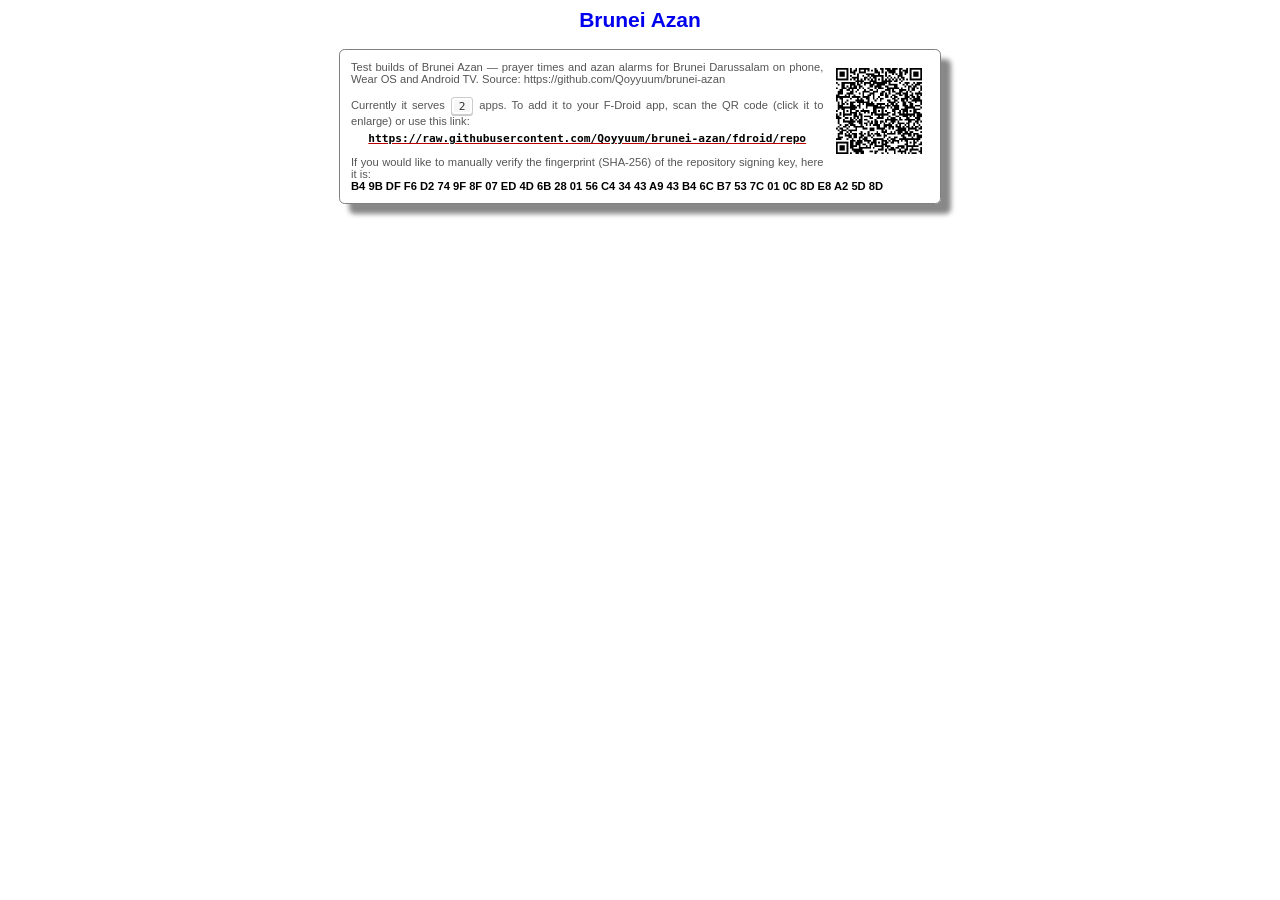
<file: repo/index.html>
<!-- auto-generated - fdroid index updates will overwrite this file -->
<!DOCTYPE html PUBLIC "-//W3C//DTD HTML 4.01 Transitional//EN">
<html>
  <head>
    <meta content="text/html; charset=utf-8" http-equiv="Content-Type">
    <meta content="width=device-width; initial-scale=1.0; minimum-scale=0.5; maximum-scale=2.0; user-scalable=1;" name="viewport">
    <title>
   Brunei Azan
    </title>
    <base href="index.html">
    <link href="index.css" rel="stylesheet" type="text/css">
    <link href="icons/brunei-azan.png" rel="icon" type="image/png">
    <link href="icons/brunei-azan.png" rel="shortcut icon" type="image/png">
    <meta content="Brunei Azan" property="og:site_name">
    <meta content="Brunei Azan" property="og:title">
    <meta content property="og:determiner">
    <meta content="Test builds of Brunei Azan — prayer times and azan alarms for Brunei Darussalam on phone, Wear OS and Android TV. Source: https://github.com/Qoyyuum/brunei-azan" property="og:description">
    <meta content="index,nofollow" name="robots">
  </head>
  <body>
    <h2>
      Brunei Azan
    </h2>
    <div id="intro">
      <p style="margin-bottom:.2em;">
        <span style="float:right;width:100px;margin-left:.5em;">
          <a href="index.png" title="QR: test">
            <img alt="QR: test" src="index.png" width="100">
          </a>
        </span>
        Test builds of Brunei Azan — prayer times and azan alarms for Brunei Darussalam on phone, Wear OS and Android TV. Source: https://github.com/Qoyyuum/brunei-azan
        <br>
        <br>
        Currently it serves
        <kbd>
          2
        </kbd>
        apps. To add it to your F-Droid app, scan the QR code (click it to enlarge) or use this link:
      </p>
      <p class="center" style="margin-top:.5em">
        <a href="https://fdroid.link/#https://raw.githubusercontent.com/Qoyyuum/brunei-azan/fdroid/repo?fingerprint=B49BDFF6D2749F8F07ED4D6B280156C43443A943B46CB7537C010C8DE8A25D8D">
          <code style="color:#000000;font-weight:bold;">
            https://raw.githubusercontent.com/Qoyyuum/brunei-azan/fdroid/repo
          </code>
        </a>
      </p>
      <p>
        If you would like to manually verify the fingerprint (SHA-256) of the repository signing key, here it is:
        <br>
        <blockcode style="color:#000000;font-weight:bold;">
          B4 9B DF F6 D2 74 9F 8F 07 ED 4D 6B 28 01 56 C4 34 43 A9 43 B4 6C B7 53 7C 01 0C 8D E8 A2 5D 8D
        </blockcode>
      </p>
    </div>
  </body>
</html>
</file>
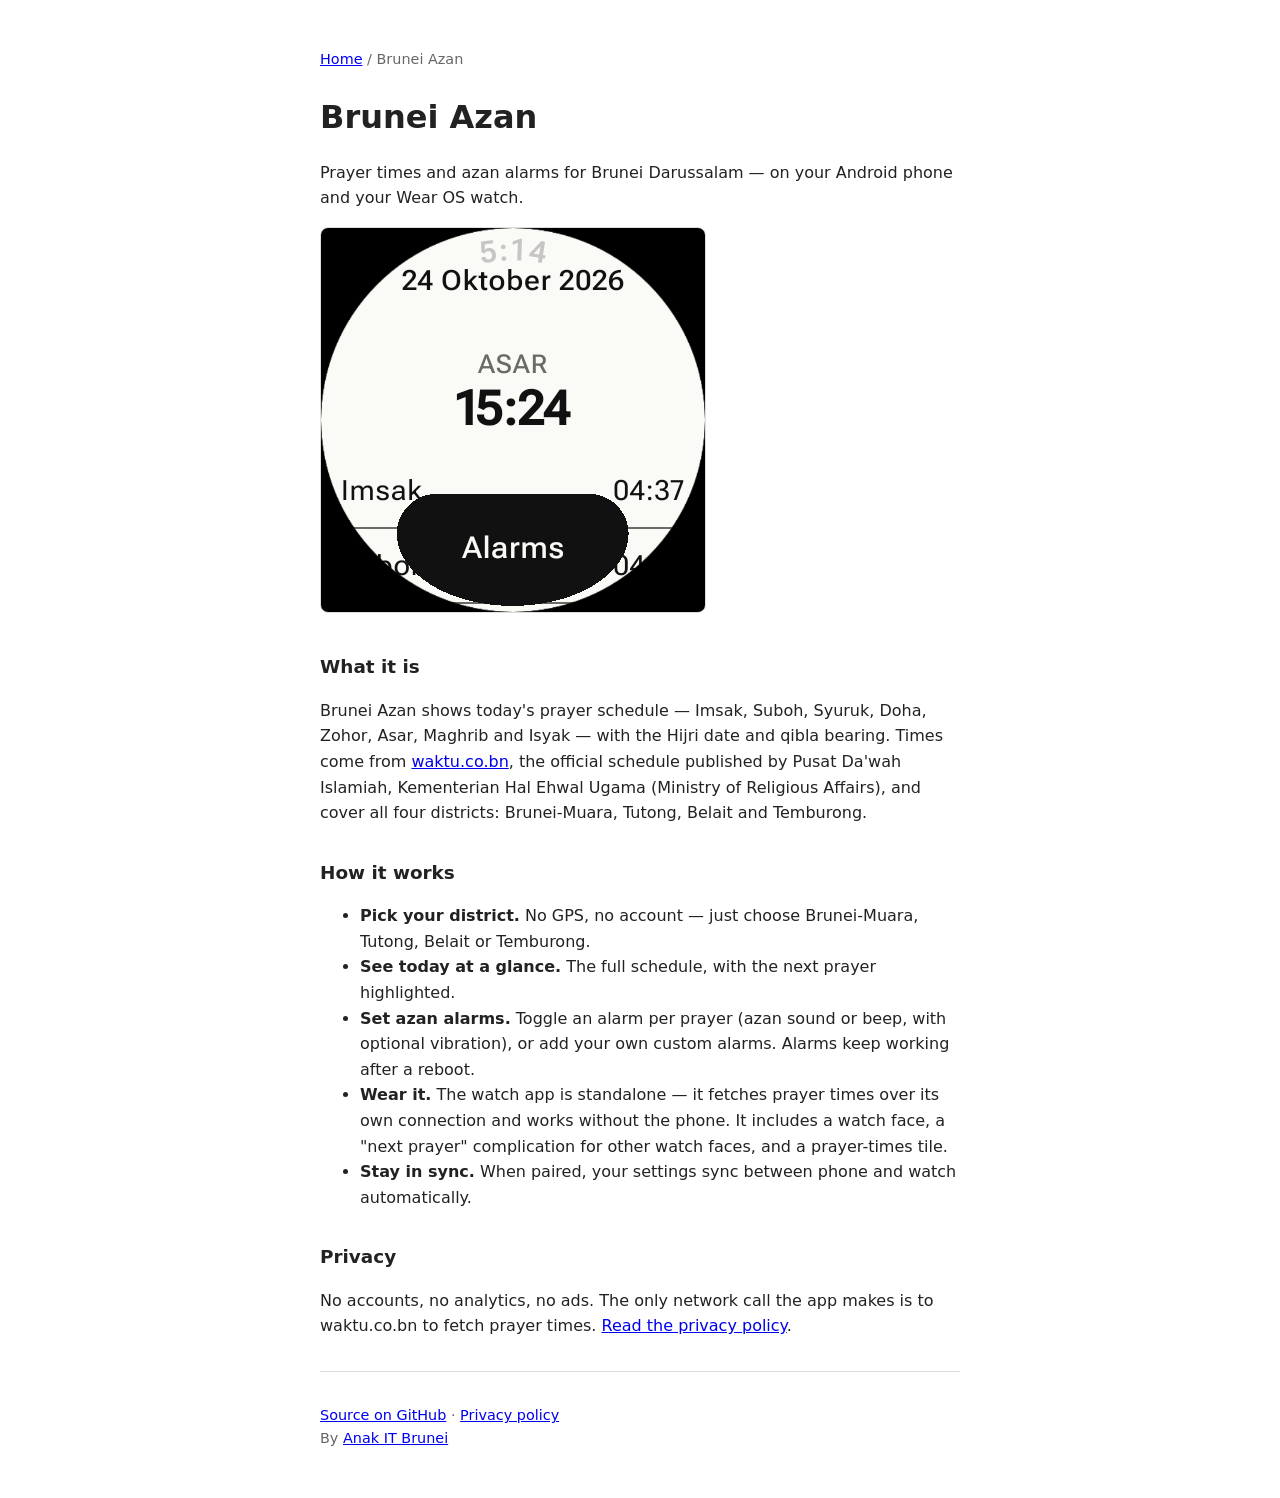
<file: site/bruneiazan/index.html>
<!doctype html>
<html lang="en">
<head>
  <meta charset="utf-8">
  <meta name="viewport" content="width=device-width, initial-scale=1">
  <title>Brunei Azan — Prayer times for Brunei Darussalam</title>
  <meta name="description" content="Brunei prayer times and azan alarms on your Android phone and Wear OS watch, using the official waktu.co.bn schedule.">
  <link rel="stylesheet" href="style.css">
</head>
<body>
  <nav><a href="/">Home</a> / Brunei Azan</nav>

  <h1>Brunei Azan</h1>
  <p>Prayer times and azan alarms for Brunei Darussalam — on your Android
  phone and your Wear OS watch.</p>

  <img src="wear-times.png" alt="Brunei Azan showing prayer times on a Wear OS watch">

  <h2>What it is</h2>
  <p>Brunei Azan shows today's prayer schedule — Imsak, Suboh, Syuruk, Doha,
  Zohor, Asar, Maghrib and Isyak — with the Hijri date and qibla bearing.
  Times come from <a href="https://waktu.co.bn">waktu.co.bn</a>, the official
  schedule published by Pusat Da'wah Islamiah, Kementerian Hal Ehwal Ugama
  (Ministry of Religious Affairs), and cover all four districts:
  Brunei-Muara, Tutong, Belait and Temburong.</p>

  <h2>How it works</h2>
  <ul>
    <li><strong>Pick your district.</strong> No GPS, no account — just choose
      Brunei-Muara, Tutong, Belait or Temburong.</li>
    <li><strong>See today at a glance.</strong> The full schedule, with the
      next prayer highlighted.</li>
    <li><strong>Set azan alarms.</strong> Toggle an alarm per prayer (azan
      sound or beep, with optional vibration), or add your own custom alarms.
      Alarms keep working after a reboot.</li>
    <li><strong>Wear it.</strong> The watch app is standalone — it fetches
      prayer times over its own connection and works without the phone. It
      includes a watch face, a "next prayer" complication for other watch
      faces, and a prayer-times tile.</li>
    <li><strong>Stay in sync.</strong> When paired, your settings sync
      between phone and watch automatically.</li>
  </ul>

  <h2>Privacy</h2>
  <p>No accounts, no analytics, no ads. The only network call the app makes
  is to waktu.co.bn to fetch prayer times.
  <a href="privacy.html">Read the privacy policy</a>.</p>

  <hr>
  <footer>
    <a href="https://github.com/Qoyyuum/brunei-azan">Source on GitHub</a> ·
    <a href="privacy.html">Privacy policy</a><br>
    By <a href="https://anak.it">Anak IT Brunei</a>
  </footer>
</body>
</html>
</file>
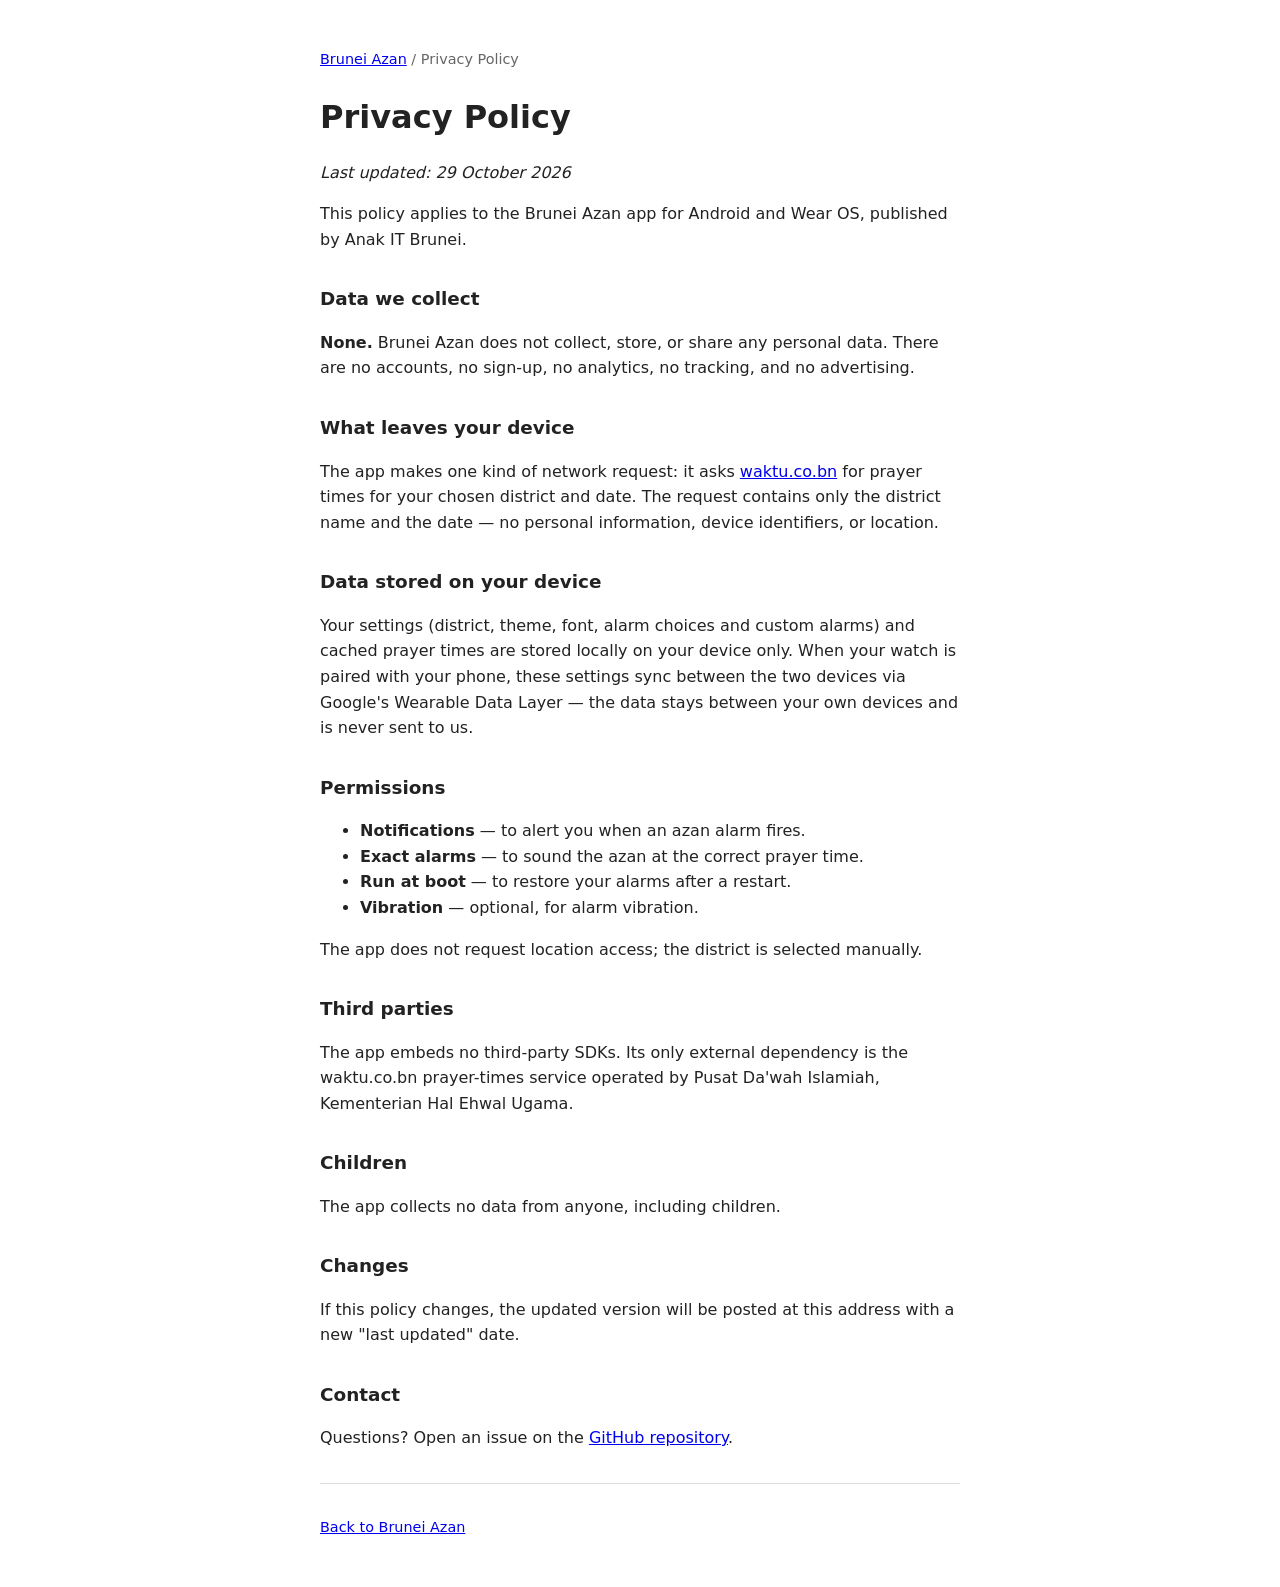
<file: site/bruneiazan/privacy.html>
<!doctype html>
<html lang="en">
<head>
  <meta charset="utf-8">
  <meta name="viewport" content="width=device-width, initial-scale=1">
  <title>Privacy Policy — Brunei Azan</title>
  <link rel="stylesheet" href="style.css">
</head>
<body>
  <nav><a href="/bruneiazan/">Brunei Azan</a> / Privacy Policy</nav>

  <h1>Privacy Policy</h1>
  <p><em>Last updated: 29 October 2026</em></p>

  <p>This policy applies to the Brunei Azan app for Android and Wear OS,
  published by Anak IT Brunei.</p>

  <h2>Data we collect</h2>
  <p><strong>None.</strong> Brunei Azan does not collect, store, or share any
  personal data. There are no accounts, no sign-up, no analytics, no
  tracking, and no advertising.</p>

  <h2>What leaves your device</h2>
  <p>The app makes one kind of network request: it asks
  <a href="https://waktu.co.bn">waktu.co.bn</a> for prayer times for your
  chosen district and date. The request contains only the district name and
  the date — no personal information, device identifiers, or location.</p>

  <h2>Data stored on your device</h2>
  <p>Your settings (district, theme, font, alarm choices and custom alarms)
  and cached prayer times are stored locally on your device only. When your
  watch is paired with your phone, these settings sync between the two
  devices via Google's Wearable Data Layer — the data stays between your own
  devices and is never sent to us.</p>

  <h2>Permissions</h2>
  <ul>
    <li><strong>Notifications</strong> — to alert you when an azan alarm fires.</li>
    <li><strong>Exact alarms</strong> — to sound the azan at the correct prayer time.</li>
    <li><strong>Run at boot</strong> — to restore your alarms after a restart.</li>
    <li><strong>Vibration</strong> — optional, for alarm vibration.</li>
  </ul>
  <p>The app does not request location access; the district is selected
  manually.</p>

  <h2>Third parties</h2>
  <p>The app embeds no third-party SDKs. Its only external dependency is the
  waktu.co.bn prayer-times service operated by Pusat Da'wah Islamiah,
  Kementerian Hal Ehwal Ugama.</p>

  <h2>Children</h2>
  <p>The app collects no data from anyone, including children.</p>

  <h2>Changes</h2>
  <p>If this policy changes, the updated version will be posted at this
  address with a new "last updated" date.</p>

  <h2>Contact</h2>
  <p>Questions? Open an issue on the
  <a href="https://github.com/Qoyyuum/brunei-azan">GitHub repository</a>.</p>

  <hr>
  <footer><a href="/bruneiazan/">Back to Brunei Azan</a></footer>
</body>
</html>
</file>
<file: repo/index.css>
/* auto-generated - fdroid index updates will overwrite this file */
BODY {
  font-family         : Arial, Helvetica, Sans-Serif;
  color               : #0000ee;
  background-color    : #ffffff;
}
p {
  text-align          : justify;
}
p.center {
  text-align          : center;
}
TD {
  font-family         : Arial, Helvetica, Sans-Serif;
  color               : #0000ee;
}
body,td {
  font-size           : 14px;
}
TH {
  font-family         : Arial, Helvetica, Sans-Serif;
  color               : #0000ee;
  background-color    : #F5EAD4;
}
a:link {
  color               : #bb0000;
}
a:visited {
  color               : #ff0000;
}
.zitat {
  margin-left         : 1cm;
  margin-right        : 1cm;
  font-style          : italic;
}
#intro {
  border-spacing      : 1em;
  border              : 1px solid gray;
  border-radius       : 0.5em;
  box-shadow          : 10px 10px 5px #888;
  margin              : 1.5em;
  font-size           : .9em;
  width               : 600px;
  max-width           : 90%;
  display             : table;
  margin-left         : auto;
  margin-right        : auto;
  font-size           : .8em;
  color               : #555555;
}
#intro > p {
  margin-top          : 0;
}
#intro p:last-child {
  margin-bottom       : 0;
}
.last {
  border-bottom       : 1px solid black;
  padding-bottom      : .5em;
  text-align          : center;
}
table {
  border-collapse     : collapse;
}
h2 {
  text-align          : center;
}
.perms {
  font-family         : monospace;
  font-size           : .8em;
}
.repoapplist {
  display             : table;
  border-collapse     : collapse;
  margin-left         : auto;
  margin-right        : auto;
  width               : 600px;
  max-width           : 90%;
}
.approw, appdetailrow {
  display             : table-row;
}
.appdetailrow {
  display             : flex;
  padding             : .5em;
}
.appiconbig, .appdetailblock, .appdetailcell {
  display             : table-cell
}
.appiconbig {
  vertical-align      : middle;
  text-align          : center;
}
.appdetailinner {
  width               : 100%;
}
.applinkcell {
  text-align          : center;
  float               : right;
  width               : 100%;
  margin-bottom       : .1em;
}
.paddedlink {
  margin              : 1em;
}
.approw {
  border-spacing      : 1em;
  border              : 1px solid gray;
  border-radius       : 0.5em;
  padding             : 0.5em;
  margin              : 1.5em;
}
.appdetailinner .appdetailrow:first-child {
  background-color    : #d5d5d5;
}
.appdetailinner .appdetailrow:first-child .appdetailcell {
  min-width           : 33%;
  flex                : 1 33%;
  text-align          : center;
}
.appdetailinner .appdetailrow:first-child .appdetailcell:first-child {
  text-align          : left;
}
.appdetailinner .appdetailrow:first-child .appdetailcell:last-child {
  float               : none;
  text-align          : right;
}
.minor-details {
  font-size           : .8em;
  color               : #555555;
}
.boldname {
  font-weight         : bold;
}
#appcount {
  text-align          : center;
  margin-bottom       : .5em;
}
kbd {
  padding             : 0.1em 0.6em;
  border              : 1px solid #CCC;
  background-color    : #F7F7F7;
  color               : #333;
  box-shadow          : 0px 1px 0px rgba(0, 0, 0, 0.2), 0px 0px 0px 2px #FFF inset;
  border-radius       : 3px;
  display             : inline-block;
  margin              : 0px 0.1em;
  text-shadow         : 0px 1px 0px #FFF;
  white-space         : nowrap;
}
div.filterline, div.repoline {
  display             : table;
  margin-left         : auto;
  margin-right        : auto;
  margin-bottom       : 1em;
  vertical-align      : middle;
  display             : table;
  font-size           : .8em;
}
.filterline form {
  display             : table-row;
}
.filterline .filtercell {
  display             : table-cell;
  vertical-align      : middle;
}
fieldset {
  float               : left;
}
fieldset select, fieldset input, #reposelect select, #reposelect input {
  font-size           : .9em;
}
.pager {
  display             : table;
  margin-left         : auto;
  margin-right        : auto;
  width               : 600px;
  max-width           : 90%;
  padding-top         : .6em;
}
/* should correspond to .repoapplist */
.pagerrow {
  display             : table-row;
}
.pagercell {
  display             : table-cell;
}
.pagercell.left {
  text-align          : left;
  padding-right       : 1em;
}
.pagercell.middle {
  text-align          : center;
  font-size           : .9em;
  color               : #555;
}
.pagercell.right {
  text-align          : right;
  padding-left        : 1em;
}
.anti {
  color               : peru;
}
.antibold {
  color               : crimson;
}
#footer {
  text-align          : center;
  margin-top          : 1em;
  font-size           : 11px;
  color               : #555;
}
#footer img {
  vertical-align      : middle;
}
@media (max-width: 600px) {
  .repoapplist {
    display             : block;
  }
  .appdetailinner, .appdetailrow {
    display             : block;
  }
  .appdetailcell {
    display             : block;
    float               : left;
    line-height         : 1.5em;
  }
}
</file>
<file: site/bruneiazan/style.css>
body {
  font-family: system-ui, -apple-system, "Segoe UI", Roboto, sans-serif;
  max-width: 40rem;
  margin: 3rem auto;
  padding: 0 1rem;
  line-height: 1.6;
  color: #222;
}
h1 { margin-bottom: 0.25rem; }
h2 { margin-top: 2rem; font-size: 1.15rem; }
img { max-width: 100%; border: 1px solid #ddd; border-radius: 8px; }
nav, footer { color: #666; font-size: 0.9rem; }
hr { border: none; border-top: 1px solid #ddd; margin: 2rem 0; }
</file>
